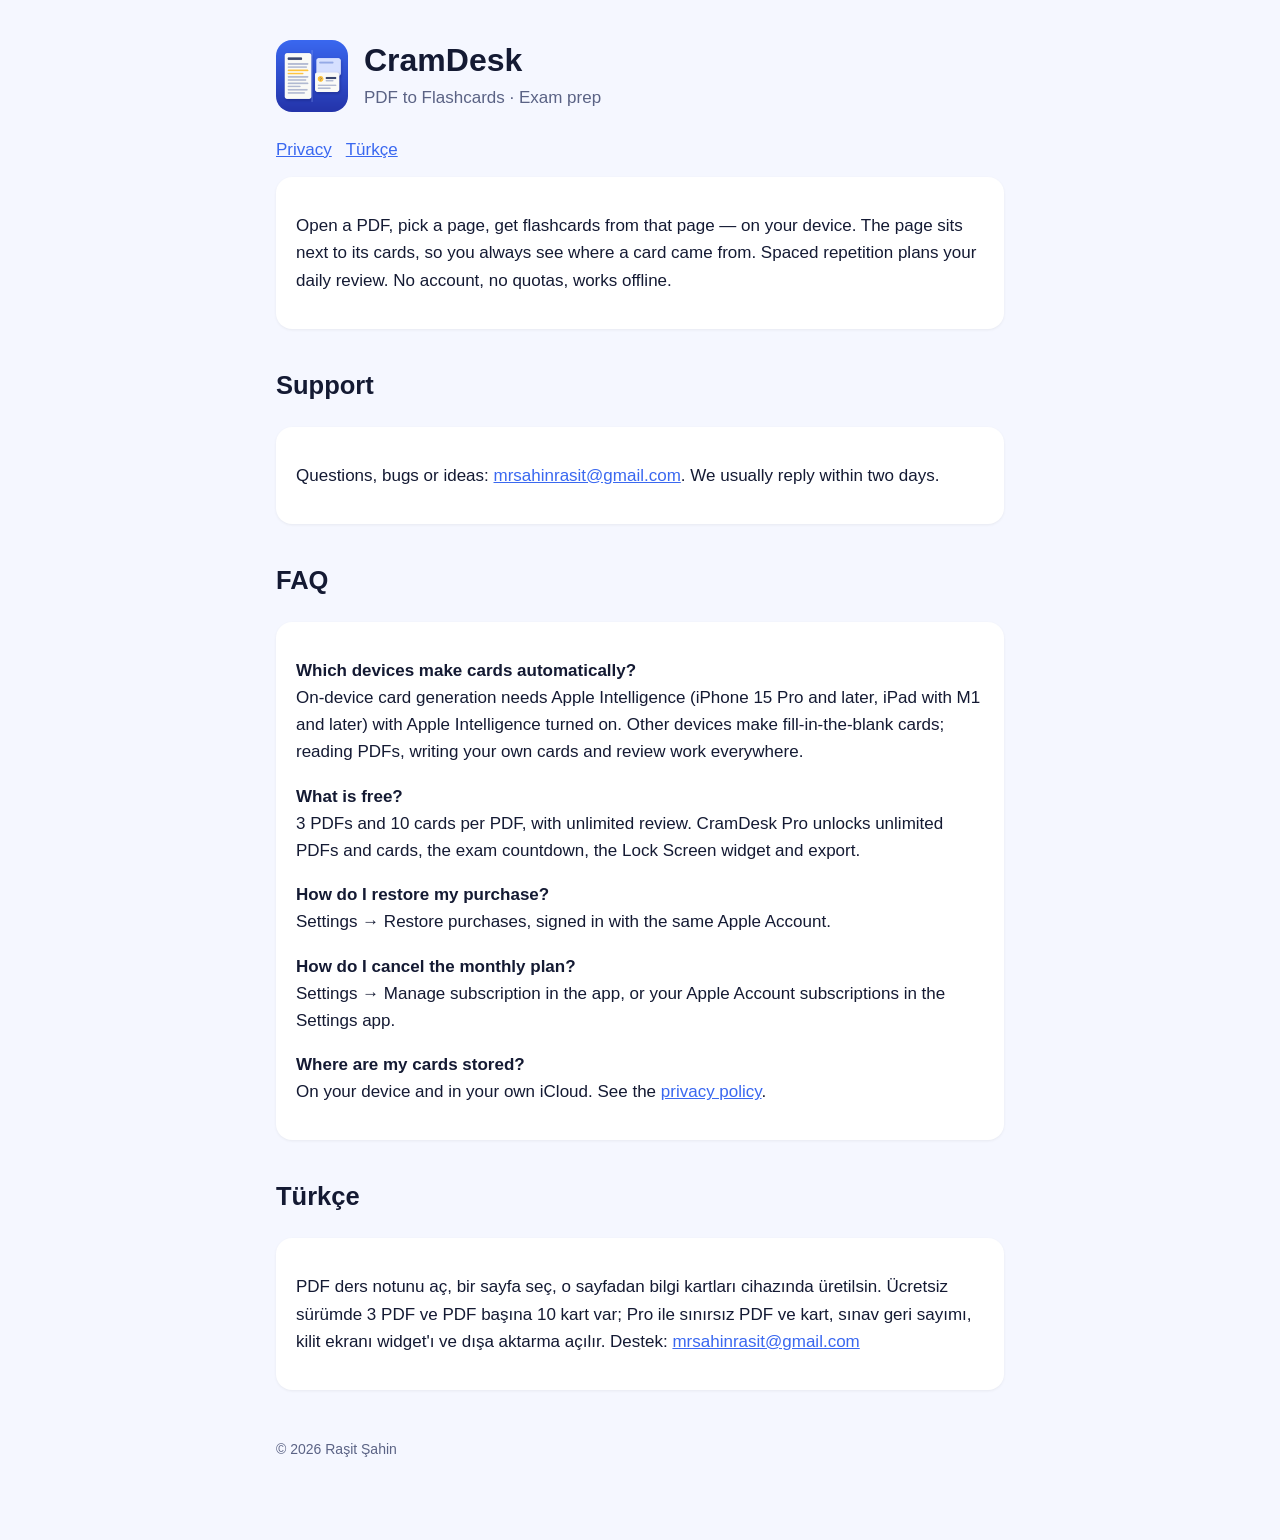
<file: index.html>
<!doctype html><html lang="en"><head><meta charset="utf-8"><meta name="viewport" content="width=device-width,initial-scale=1">
<title>CramDesk — PDF to Flashcards</title><meta name="description" content="Open a PDF, pick a page, get flashcards from that page. On-device, offline, no account."><link rel="stylesheet" href="style.css"><link rel="icon" href="icon.png"></head><body><main>
<header><img src="icon.png" alt=""><div><h1>CramDesk</h1><p class="sub">PDF to Flashcards · Exam prep</p></div></header>
<nav><a href="privacy.html">Privacy</a><a href="#tr">Türkçe</a></nav>
<div class="card"><p>Open a PDF, pick a page, get flashcards from that page — on your device. The page sits next to its cards, so you always see where a card came from. Spaced repetition plans your daily review. No account, no quotas, works offline.</p></div>
<h2>Support</h2>
<div class="card"><p>Questions, bugs or ideas: <a href="mailto:mrsahinrasit@gmail.com">mrsahinrasit@gmail.com</a>. We usually reply within two days.</p></div>
<h2>FAQ</h2>
<div class="card"><p><strong>Which devices make cards automatically?</strong><br>On-device card generation needs Apple Intelligence (iPhone 15 Pro and later, iPad with M1 and later) with Apple Intelligence turned on. Other devices make fill-in-the-blank cards; reading PDFs, writing your own cards and review work everywhere.</p>
<p><strong>What is free?</strong><br>3 PDFs and 10 cards per PDF, with unlimited review. CramDesk Pro unlocks unlimited PDFs and cards, the exam countdown, the Lock Screen widget and export.</p>
<p><strong>How do I restore my purchase?</strong><br>Settings → Restore purchases, signed in with the same Apple Account.</p>
<p><strong>How do I cancel the monthly plan?</strong><br>Settings → Manage subscription in the app, or your Apple Account subscriptions in the Settings app.</p>
<p><strong>Where are my cards stored?</strong><br>On your device and in your own iCloud. See the <a href="privacy.html">privacy policy</a>.</p></div>
<h2 id="tr">Türkçe</h2>
<div class="card"><p>PDF ders notunu aç, bir sayfa seç, o sayfadan bilgi kartları cihazında üretilsin. Ücretsiz sürümde 3 PDF ve PDF başına 10 kart var; Pro ile sınırsız PDF ve kart, sınav geri sayımı, kilit ekranı widget'ı ve dışa aktarma açılır. Destek: <a href="mailto:mrsahinrasit@gmail.com">mrsahinrasit@gmail.com</a></p></div>
<footer>© 2026 Raşit Şahin</footer>
</main></body></html>
</file>
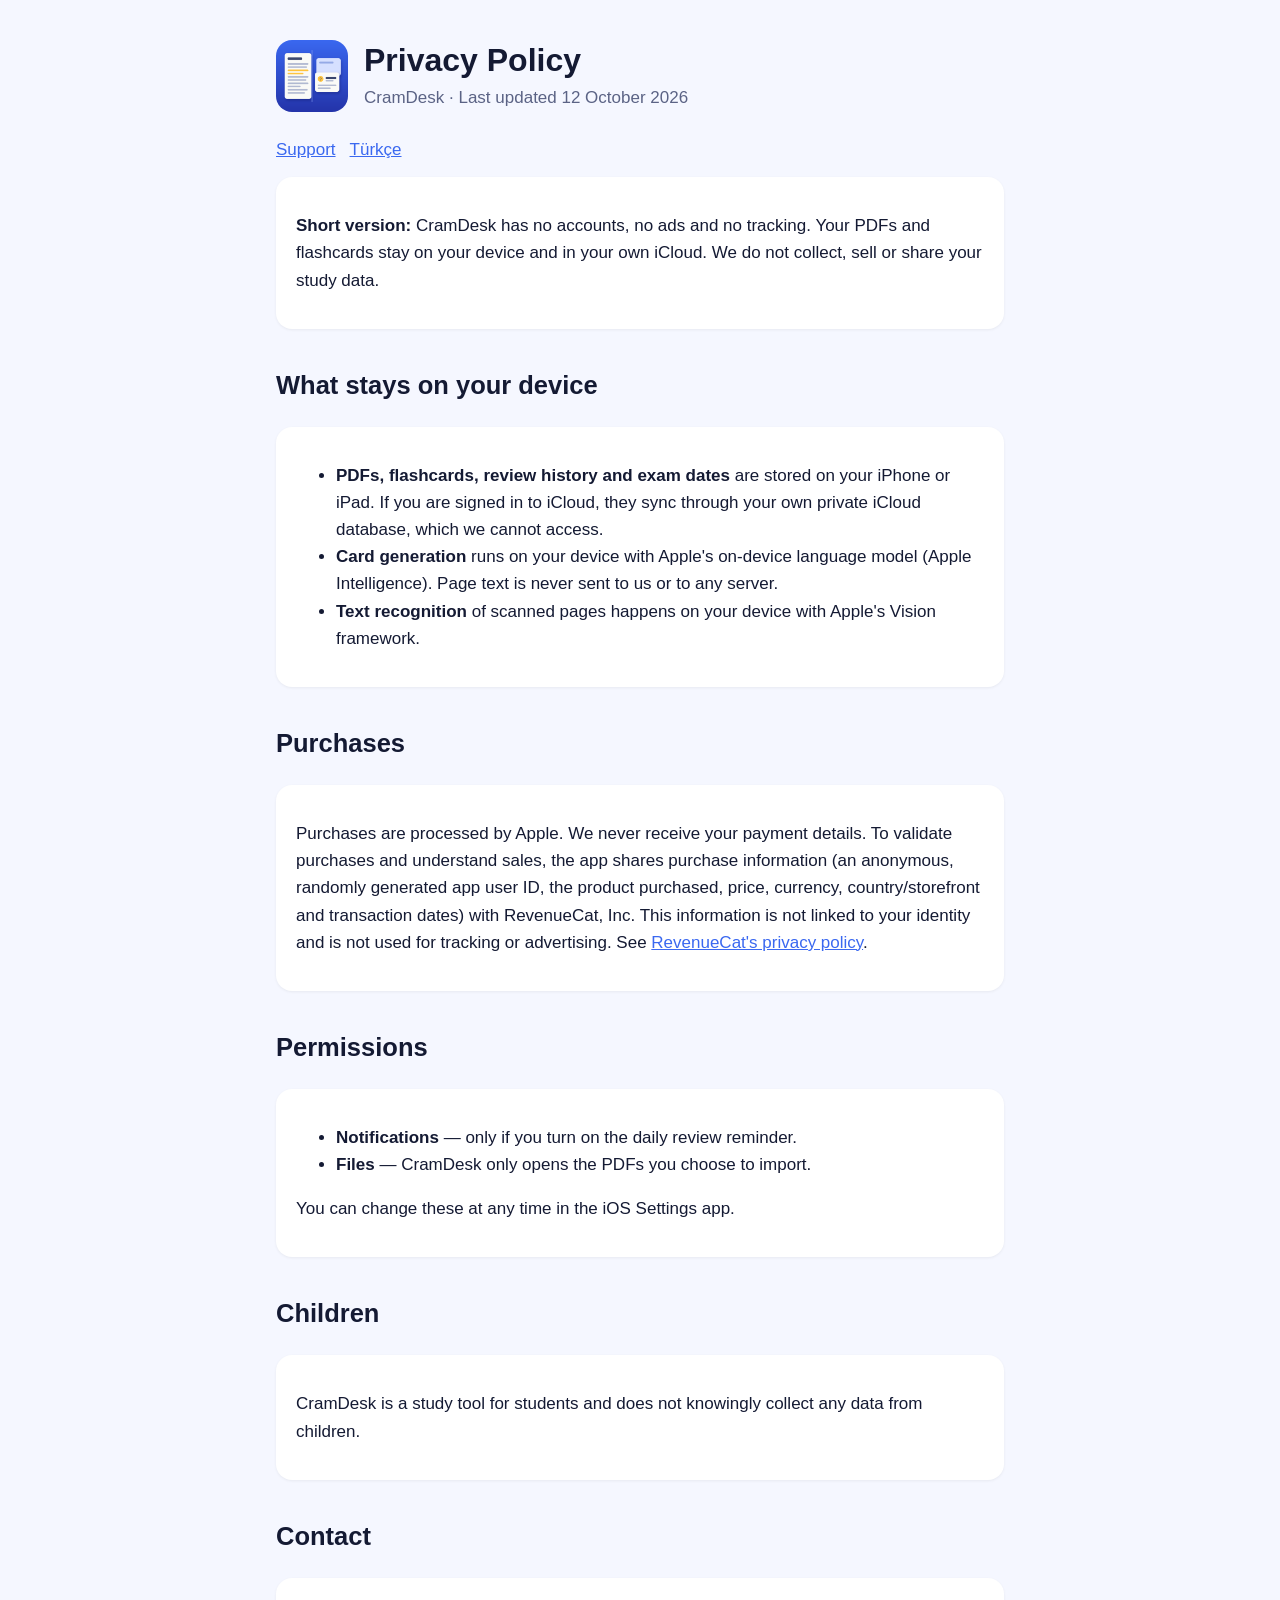
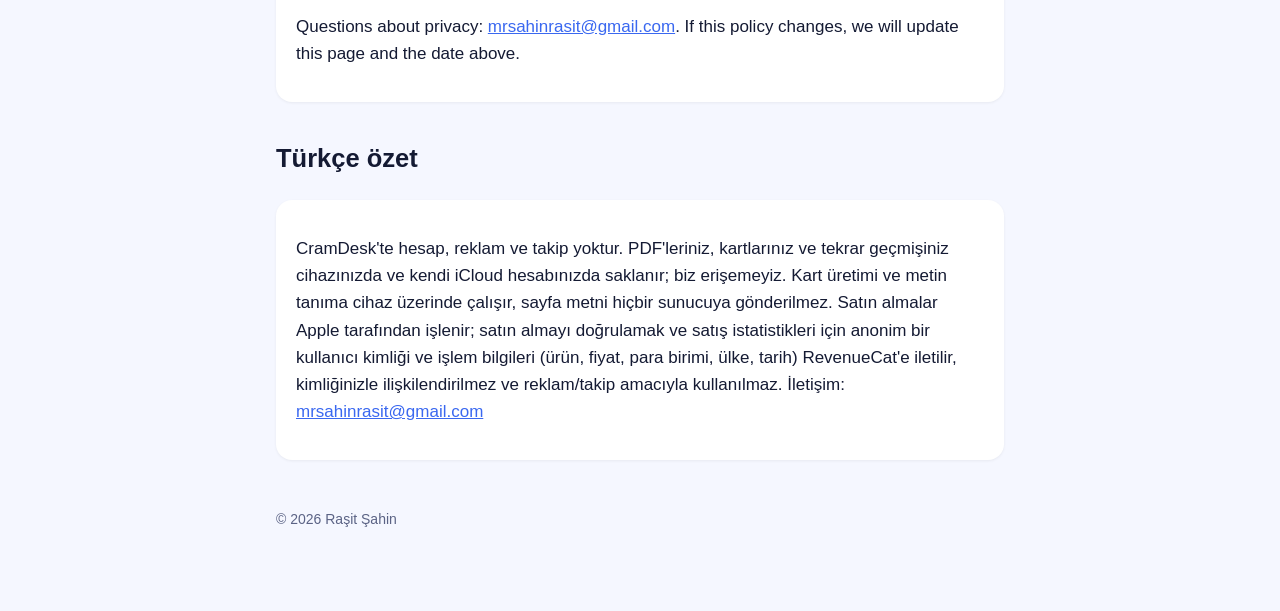
<file: privacy.html>
<!doctype html><html lang="en"><head><meta charset="utf-8"><meta name="viewport" content="width=device-width,initial-scale=1">
<title>CramDesk — Privacy Policy</title><link rel="stylesheet" href="style.css"><link rel="icon" href="icon.png"></head><body><main>
<header><img src="icon.png" alt=""><div><h1>Privacy Policy</h1><p class="sub">CramDesk · Last updated 12 October 2026</p></div></header>
<nav><a href="index.html">Support</a><a href="#tr">Türkçe</a></nav>
<div class="card"><p><strong>Short version:</strong> CramDesk has no accounts, no ads and no tracking. Your PDFs and flashcards stay on your device and in your own iCloud. We do not collect, sell or share your study data.</p></div>
<h2>What stays on your device</h2>
<div class="card"><ul>
<li><strong>PDFs, flashcards, review history and exam dates</strong> are stored on your iPhone or iPad. If you are signed in to iCloud, they sync through your own private iCloud database, which we cannot access.</li>
<li><strong>Card generation</strong> runs on your device with Apple's on-device language model (Apple Intelligence). Page text is never sent to us or to any server.</li>
<li><strong>Text recognition</strong> of scanned pages happens on your device with Apple's Vision framework.</li>
</ul></div>
<h2>Purchases</h2>
<div class="card"><p>Purchases are processed by Apple. We never receive your payment details. To validate purchases and understand sales, the app shares purchase information (an anonymous, randomly generated app user ID, the product purchased, price, currency, country/storefront and transaction dates) with RevenueCat, Inc. This information is not linked to your identity and is not used for tracking or advertising. See <a href="https://www.revenuecat.com/privacy">RevenueCat's privacy policy</a>.</p></div>
<h2>Permissions</h2>
<div class="card"><ul><li><strong>Notifications</strong> — only if you turn on the daily review reminder.</li>
<li><strong>Files</strong> — CramDesk only opens the PDFs you choose to import.</li></ul><p>You can change these at any time in the iOS Settings app.</p></div>
<h2>Children</h2><div class="card"><p>CramDesk is a study tool for students and does not knowingly collect any data from children.</p></div>
<h2>Contact</h2><div class="card"><p>Questions about privacy: <a href="mailto:mrsahinrasit@gmail.com">mrsahinrasit@gmail.com</a>. If this policy changes, we will update this page and the date above.</p></div>
<h2 id="tr">Türkçe özet</h2>
<div class="card"><p>CramDesk'te hesap, reklam ve takip yoktur. PDF'leriniz, kartlarınız ve tekrar geçmişiniz cihazınızda ve kendi iCloud hesabınızda saklanır; biz erişemeyiz. Kart üretimi ve metin tanıma cihaz üzerinde çalışır, sayfa metni hiçbir sunucuya gönderilmez. Satın almalar Apple tarafından işlenir; satın almayı doğrulamak ve satış istatistikleri için anonim bir kullanıcı kimliği ve işlem bilgileri (ürün, fiyat, para birimi, ülke, tarih) RevenueCat'e iletilir, kimliğinizle ilişkilendirilmez ve reklam/takip amacıyla kullanılmaz. İletişim: <a href="mailto:mrsahinrasit@gmail.com">mrsahinrasit@gmail.com</a></p></div>
<footer>© 2026 Raşit Şahin</footer>
</main></body></html>
</file>
<file: style.css>
:root{--bg:#f5f7ff;--fg:#141a33;--muted:#5b6385;--accent:#3a68f0;--card:#ffffff}
@media (prefers-color-scheme:dark){:root{--bg:#10131f;--fg:#eef1ff;--muted:#a3abcc;--accent:#7b9bff;--card:#1b2033}}
*{box-sizing:border-box}body{margin:0;background:var(--bg);color:var(--fg);font:17px/1.6 -apple-system,BlinkMacSystemFont,"Segoe UI",Roboto,sans-serif}
main{max-width:760px;margin:0 auto;padding:40px 16px 80px}header{display:flex;gap:16px;align-items:center;margin-bottom:24px}
header img{width:72px;height:72px;border-radius:16px}h1{margin:0;font-size:32px;line-height:1.2}h2{margin-top:36px}
.sub{color:var(--muted);margin:4px 0 0}.card{background:var(--card);border-radius:16px;padding:18px 20px;margin:14px 0;box-shadow:0 1px 3px rgba(0,0,0,.06)}
a{color:var(--accent)}.btn{display:inline-block;background:var(--accent);color:#fff;text-decoration:none;padding:12px 20px;border-radius:12px;font-weight:600}
footer{color:var(--muted);font-size:14px;margin-top:48px}nav a{margin-right:14px}
</file>
